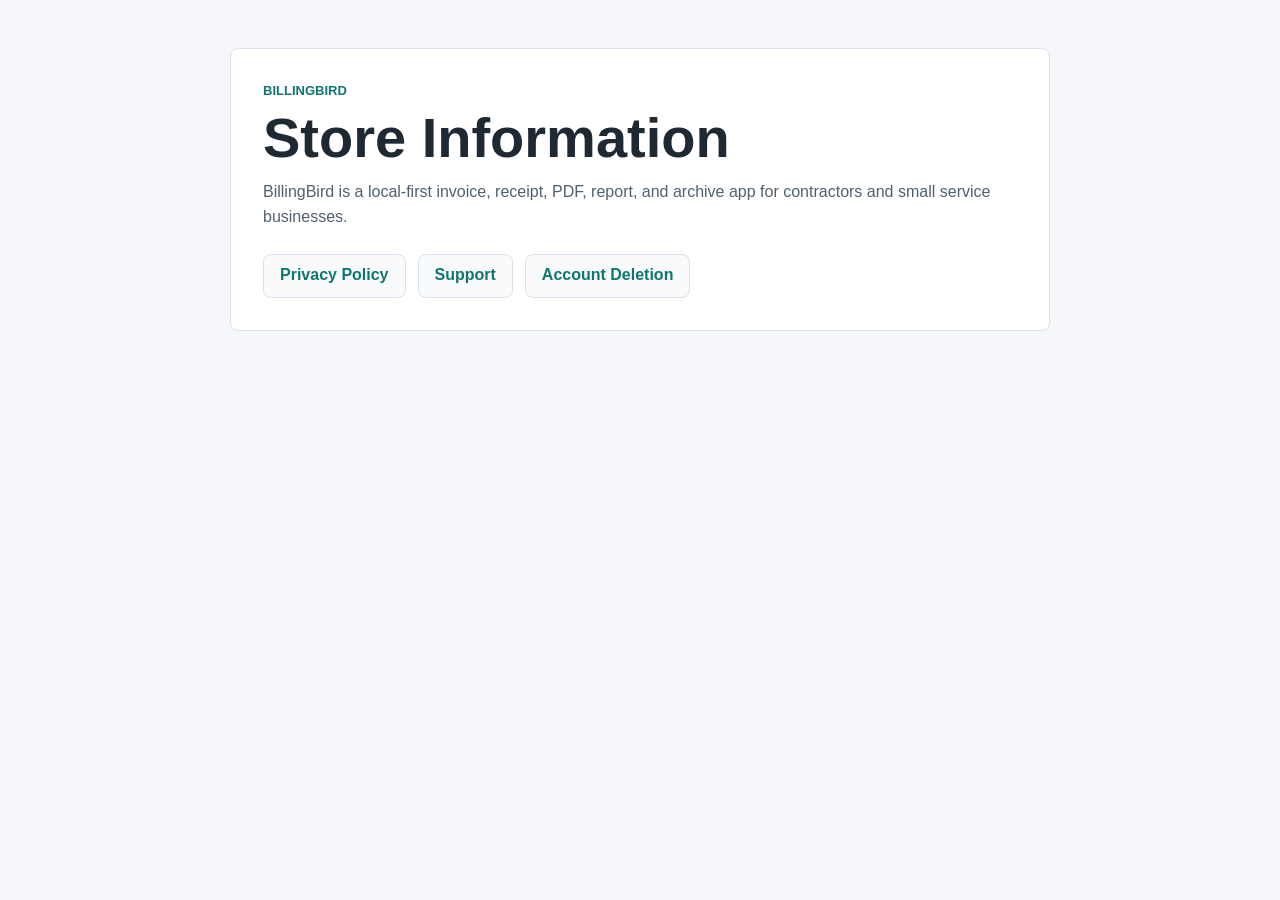
<file: docs/index.html>
<!DOCTYPE html>
<html lang="en">
  <head>
    <meta charset="utf-8">
    <meta name="viewport" content="width=device-width, initial-scale=1">
    <title>BillingBird</title>
    <link rel="stylesheet" href="./styles.css">
  </head>
  <body>
    <main class="page">
      <section class="hero">
        <p class="eyebrow">BillingBird</p>
        <h1>Store Information</h1>
        <p>
          BillingBird is a local-first invoice, receipt, PDF, report, and archive app for
          contractors and small service businesses.
        </p>
        <div class="actions">
          <a href="./privacy.html">Privacy Policy</a>
          <a href="./support.html">Support</a>
          <a href="./account-deletion.html">Account Deletion</a>
        </div>
      </section>
    </main>
  </body>
</html>
</file>
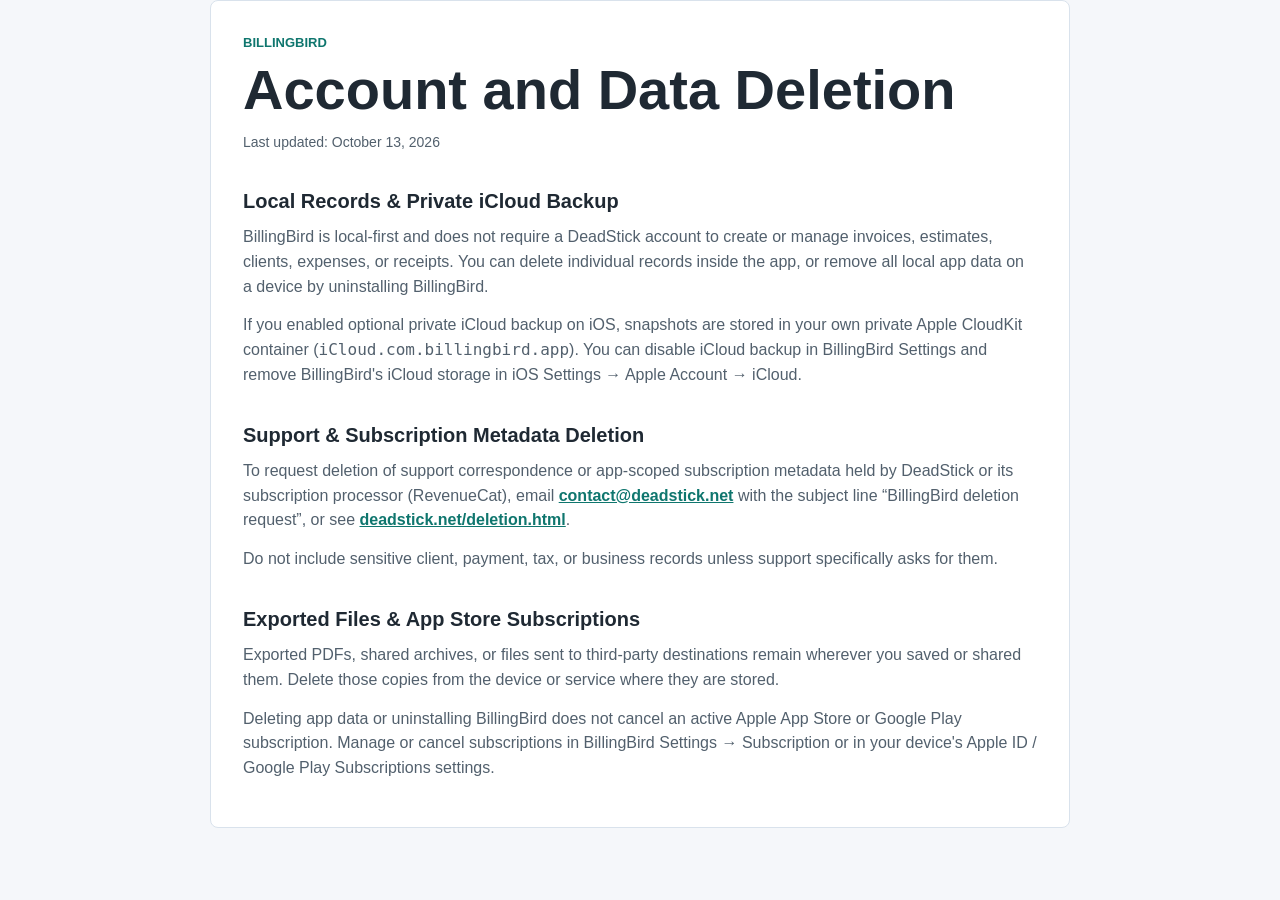
<file: docs/account-deletion.html>
<!DOCTYPE html>
<html lang="en">
  <head>
    <meta charset="utf-8">
    <meta name="viewport" content="width=device-width, initial-scale=1">
    <title>BillingBird Account and Data Deletion</title>
    <link rel="stylesheet" href="./styles.css">
  </head>
  <body>
    <main class="page document">
      <p class="eyebrow">BillingBird</p>
      <h1>Account and Data Deletion</h1>
      <p class="updated">Last updated: October 13, 2026</p>

      <h2>Local Records &amp; Private iCloud Backup</h2>
      <p>
        BillingBird is local-first and does not require a DeadStick account to create or manage
        invoices, estimates, clients, expenses, or receipts. You can delete individual records
        inside the app, or remove all local app data on a device by uninstalling BillingBird.
      </p>
      <p>
        If you enabled optional private iCloud backup on iOS, snapshots are stored in your own
        private Apple CloudKit container (<code>iCloud.com.billingbird.app</code>). You can
        disable iCloud backup in BillingBird Settings and remove BillingBird's iCloud storage in
        iOS Settings &rarr; Apple Account &rarr; iCloud.
      </p>

      <h2>Support &amp; Subscription Metadata Deletion</h2>
      <p>
        To request deletion of support correspondence or app-scoped subscription metadata held
        by DeadStick or its subscription processor (RevenueCat), email
        <a href="mailto:contact@deadstick.net">contact@deadstick.net</a>
        with the subject line “BillingBird deletion request”, or see
        <a href="https://www.deadstick.net/deletion.html">deadstick.net/deletion.html</a>.
      </p>
      <p>
        Do not include sensitive client, payment, tax, or business records unless support
        specifically asks for them.
      </p>

      <h2>Exported Files &amp; App Store Subscriptions</h2>
      <p>
        Exported PDFs, shared archives, or files sent to third-party destinations remain
        wherever you saved or shared them. Delete those copies from the device or service where
        they are stored.
      </p>
      <p>
        Deleting app data or uninstalling BillingBird does not cancel an active Apple App Store
        or Google Play subscription. Manage or cancel subscriptions in BillingBird Settings
        &rarr; Subscription or in your device's Apple ID / Google Play Subscriptions settings.
      </p>
    </main>
  </body>
</html>
</file>
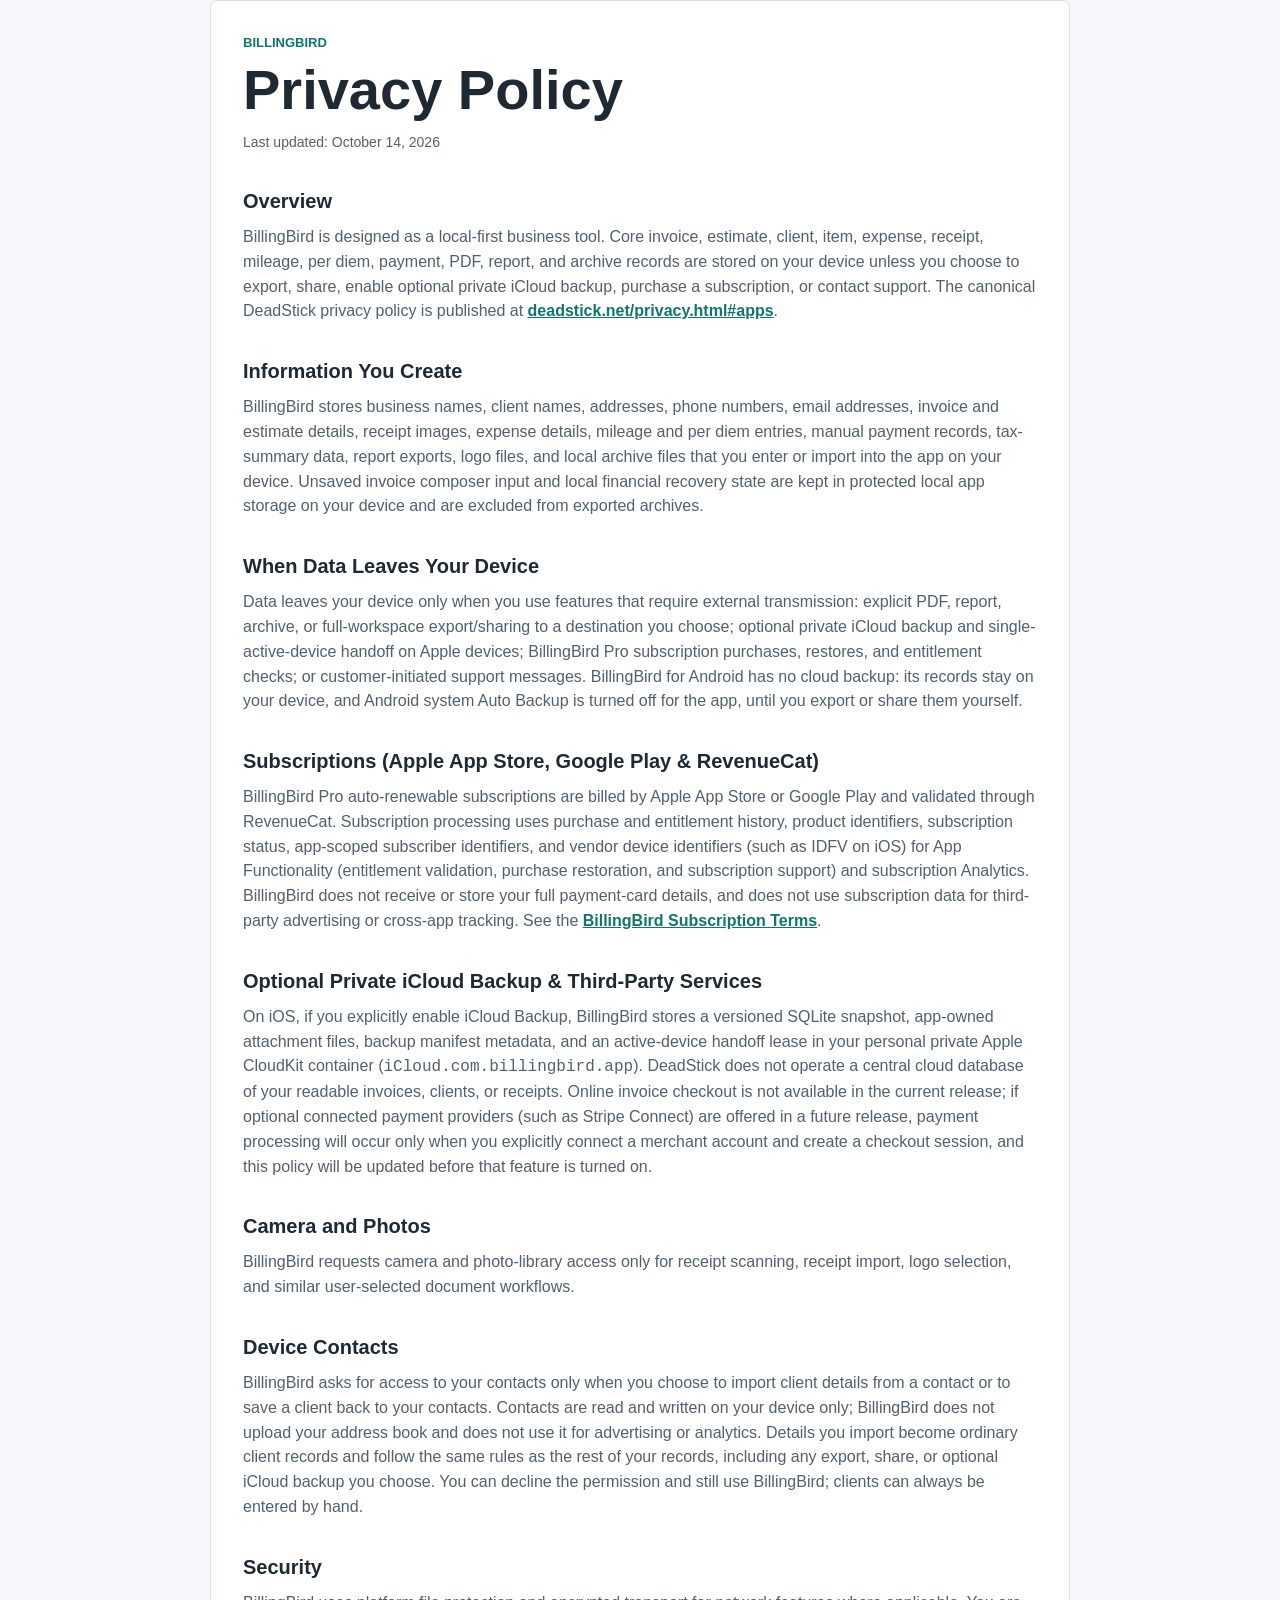
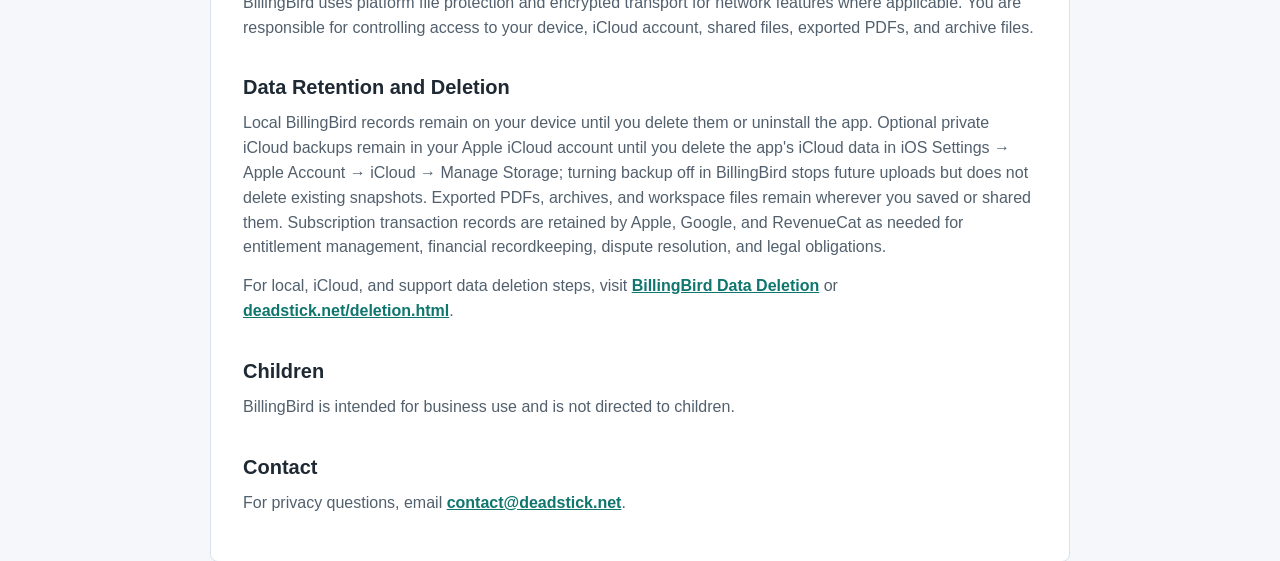
<file: docs/privacy.html>
<!DOCTYPE html>
<html lang="en">
  <head>
    <meta charset="utf-8">
    <meta name="viewport" content="width=device-width, initial-scale=1">
    <title>BillingBird Privacy Policy</title>
    <link rel="stylesheet" href="./styles.css">
  </head>
  <body>
    <main class="page document">
      <p class="eyebrow">BillingBird</p>
      <h1>Privacy Policy</h1>
      <p class="updated">Last updated: October 14, 2026</p>

      <h2>Overview</h2>
      <p>
        BillingBird is designed as a local-first business tool. Core invoice, estimate,
        client, item, expense, receipt, mileage, per diem, payment, PDF, report, and archive
        records are stored on your device unless you choose to export, share, enable optional
        private iCloud backup, purchase a subscription, or contact support. The canonical
        DeadStick privacy policy is published at
        <a href="https://www.deadstick.net/privacy.html#apps">deadstick.net/privacy.html#apps</a>.
      </p>

      <h2>Information You Create</h2>
      <p>
        BillingBird stores business names, client names, addresses, phone numbers, email
        addresses, invoice and estimate details, receipt images, expense details, mileage and
        per diem entries, manual payment records, tax-summary data, report exports, logo files,
        and local archive files that you enter or import into the app on your device. Unsaved
        invoice composer input and local financial recovery state are kept in protected local
        app storage on your device and are excluded from exported archives.
      </p>

      <h2>When Data Leaves Your Device</h2>
      <p>
        Data leaves your device only when you use features that require external transmission:
        explicit PDF, report, archive, or full-workspace export/sharing to a destination you
        choose; optional private iCloud backup and single-active-device handoff on Apple
        devices; BillingBird Pro subscription purchases, restores, and entitlement checks; or
        customer-initiated support messages. BillingBird for Android has no cloud backup: its
        records stay on your device, and Android system Auto Backup is turned off for the app,
        until you export or share them yourself.
      </p>

      <h2>Subscriptions (Apple App Store, Google Play &amp; RevenueCat)</h2>
      <p>
        BillingBird Pro auto-renewable subscriptions are billed by Apple App Store or Google
        Play and validated through RevenueCat. Subscription processing uses purchase and
        entitlement history, product identifiers, subscription status, app-scoped subscriber
        identifiers, and vendor device identifiers (such as IDFV on iOS) for App Functionality
        (entitlement validation, purchase restoration, and subscription support) and
        subscription Analytics. BillingBird does not receive or store your full payment-card
        details, and does not use subscription data for third-party advertising or cross-app
        tracking. See the
        <a href="https://www.deadstick.net/terms.html#billingbird-subscription">BillingBird Subscription Terms</a>.
      </p>

      <h2>Optional Private iCloud Backup &amp; Third-Party Services</h2>
      <p>
        On iOS, if you explicitly enable iCloud Backup, BillingBird stores a versioned SQLite
        snapshot, app-owned attachment files, backup manifest metadata, and an active-device
        handoff lease in your personal private Apple CloudKit container
        (<code>iCloud.com.billingbird.app</code>). DeadStick does not operate a central cloud
        database of your readable invoices, clients, or receipts. Online invoice checkout is
        not available in the current release; if optional connected payment providers (such as
        Stripe Connect) are offered in a future release, payment processing will occur only
        when you explicitly connect a merchant account and create a checkout session, and this
        policy will be updated before that feature is turned on.
      </p>

      <h2>Camera and Photos</h2>
      <p>
        BillingBird requests camera and photo-library access only for receipt scanning,
        receipt import, logo selection, and similar user-selected document workflows.
      </p>

      <h2>Device Contacts</h2>
    <p>
      BillingBird asks for access to your contacts only when you choose to import client
      details from a contact or to save a client back to your contacts. Contacts are read and
      written on your device only; BillingBird does not upload your address book and does not
      use it for advertising or analytics. Details you import become ordinary client records
      and follow the same rules as the rest of your records, including any export, share, or
      optional iCloud backup you choose. You can decline the permission and still use
      BillingBird; clients can always be entered by hand.
    </p>

    <h2>Security</h2>
      <p>
        BillingBird uses platform file protection and encrypted transport for network features
        where applicable. You are responsible for controlling access to your device, iCloud
        account, shared files, exported PDFs, and archive files.
      </p>

      <h2>Data Retention and Deletion</h2>
      <p>
        Local BillingBird records remain on your device until you delete them or uninstall the
        app. Optional private iCloud backups remain in your Apple iCloud account until you
        delete the app's iCloud data in iOS Settings &rarr; Apple Account &rarr; iCloud &rarr;
        Manage Storage; turning backup off in BillingBird stops future uploads but does not
        delete existing snapshots. Exported PDFs, archives, and workspace files remain wherever
        you saved or shared them. Subscription transaction records are retained by Apple,
        Google, and RevenueCat as needed for entitlement management, financial recordkeeping,
        dispute resolution, and legal obligations.
      </p>
      <p>
        For local, iCloud, and support data deletion steps, visit
        <a href="./account-deletion.html">BillingBird Data Deletion</a> or
        <a href="https://www.deadstick.net/deletion.html">deadstick.net/deletion.html</a>.
      </p>

      <h2>Children</h2>
      <p>
        BillingBird is intended for business use and is not directed to children.
      </p>

      <h2>Contact</h2>
      <p>
        For privacy questions, email <a href="mailto:contact@deadstick.net">contact@deadstick.net</a>.
      </p>
    </main>
  </body>
</html>
</file>
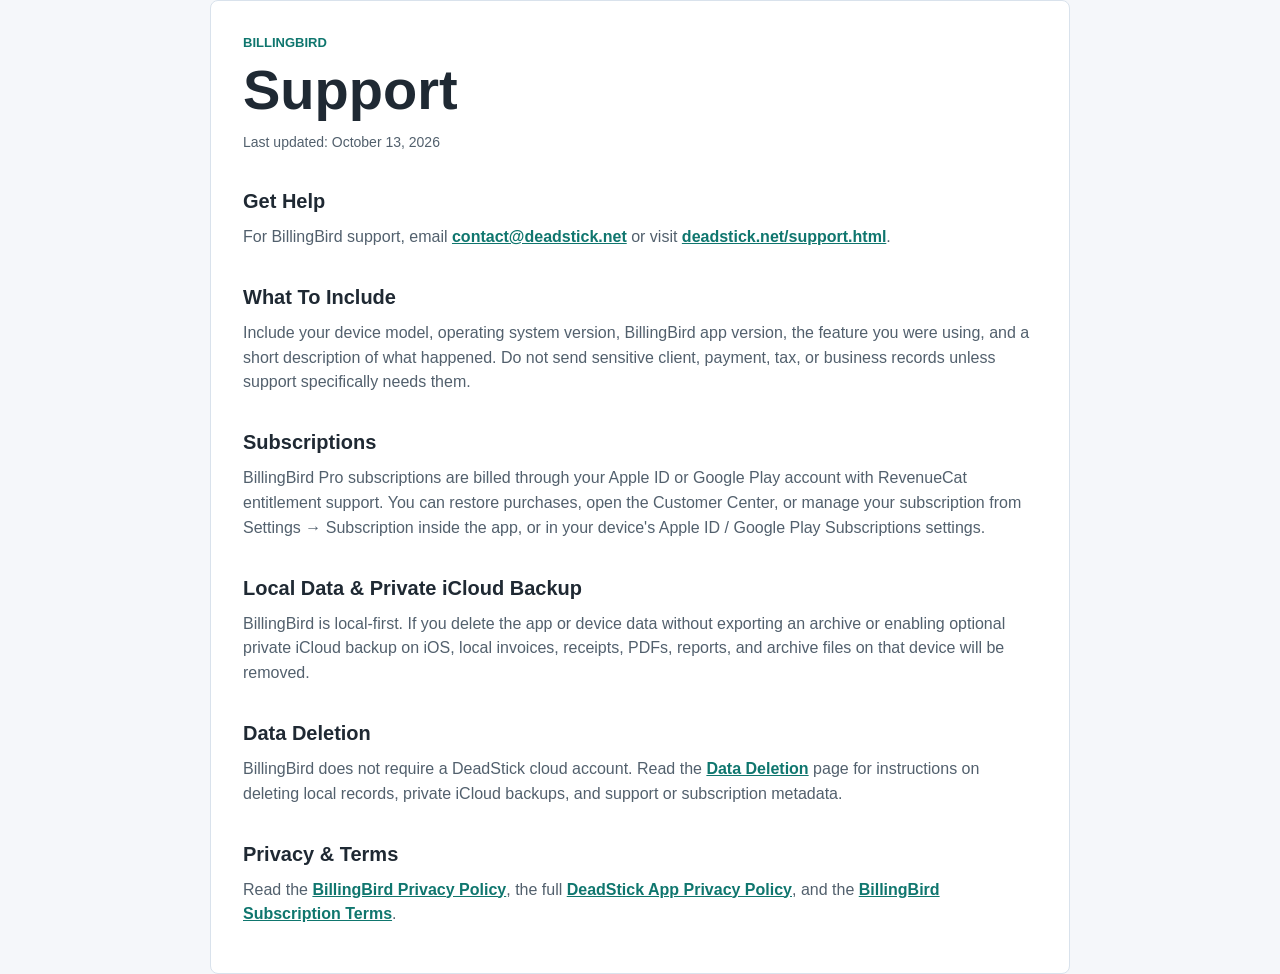
<file: docs/support.html>
<!DOCTYPE html>
<html lang="en">
  <head>
    <meta charset="utf-8">
    <meta name="viewport" content="width=device-width, initial-scale=1">
    <title>BillingBird Support</title>
    <link rel="stylesheet" href="./styles.css">
  </head>
  <body>
    <main class="page document">
      <p class="eyebrow">BillingBird</p>
      <h1>Support</h1>
      <p class="updated">Last updated: October 13, 2026</p>

      <h2>Get Help</h2>
      <p>
        For BillingBird support, email
        <a href="mailto:contact@deadstick.net">contact@deadstick.net</a> or visit
        <a href="https://www.deadstick.net/support.html">deadstick.net/support.html</a>.
      </p>

      <h2>What To Include</h2>
      <p>
        Include your device model, operating system version, BillingBird app version, the
        feature you were using, and a short description of what happened. Do not send sensitive
        client, payment, tax, or business records unless support specifically needs them.
      </p>

      <h2>Subscriptions</h2>
      <p>
        BillingBird Pro subscriptions are billed through your Apple ID or Google Play account
        with RevenueCat entitlement support. You can restore purchases, open the Customer
        Center, or manage your subscription from Settings &rarr; Subscription inside the app,
        or in your device's Apple ID / Google Play Subscriptions settings.
      </p>

      <h2>Local Data &amp; Private iCloud Backup</h2>
      <p>
        BillingBird is local-first. If you delete the app or device data without exporting an
        archive or enabling optional private iCloud backup on iOS, local invoices, receipts,
        PDFs, reports, and archive files on that device will be removed.
      </p>

      <h2>Data Deletion</h2>
      <p>
        BillingBird does not require a DeadStick cloud account. Read the
        <a href="./account-deletion.html">Data Deletion</a> page for instructions on deleting
        local records, private iCloud backups, and support or subscription metadata.
      </p>

      <h2>Privacy &amp; Terms</h2>
      <p>
        Read the <a href="./privacy.html">BillingBird Privacy Policy</a>, the full
        <a href="https://www.deadstick.net/privacy.html#apps">DeadStick App Privacy Policy</a>,
        and the
        <a href="https://www.deadstick.net/terms.html#billingbird-subscription">BillingBird Subscription Terms</a>.
      </p>
    </main>
  </body>
</html>
</file>
<file: docs/styles.css>
:root {
  color-scheme: light;
  --ink: #1f2933;
  --muted: #52606d;
  --line: #d9e2ec;
  --accent: #0f766e;
  --surface: #ffffff;
  --background: #f5f7fa;
}

* {
  box-sizing: border-box;
}

body {
  margin: 0;
  background: var(--background);
  color: var(--ink);
  font-family: -apple-system, BlinkMacSystemFont, "Segoe UI", sans-serif;
  line-height: 1.55;
}

a {
  color: var(--accent);
  font-weight: 700;
}

.page {
  max-width: 860px;
  margin: 0 auto;
  padding: 48px 20px 72px;
}

.hero,
.document {
  background: var(--surface);
  border: 1px solid var(--line);
  border-radius: 8px;
  padding: 32px;
}

.eyebrow {
  margin: 0 0 8px;
  color: var(--accent);
  font-size: 13px;
  font-weight: 800;
  letter-spacing: 0;
  text-transform: uppercase;
}

h1 {
  margin: 0 0 14px;
  font-size: clamp(32px, 8vw, 56px);
  line-height: 1.02;
  letter-spacing: 0;
}

h2 {
  margin: 32px 0 8px;
  font-size: 20px;
  letter-spacing: 0;
}

p {
  margin: 0 0 14px;
  color: var(--muted);
  font-size: 16px;
}

.updated {
  color: var(--muted);
  font-size: 14px;
}

.actions {
  display: flex;
  flex-wrap: wrap;
  gap: 12px;
  margin-top: 24px;
}

.actions a {
  display: inline-flex;
  min-height: 44px;
  align-items: center;
  border: 1px solid var(--line);
  border-radius: 8px;
  padding: 0 16px;
  background: #f8fafc;
  text-decoration: none;
}

@media (max-width: 560px) {
  .page {
    padding: 24px 12px 48px;
  }

  .hero,
  .document {
    padding: 22px;
  }
}
</file>
